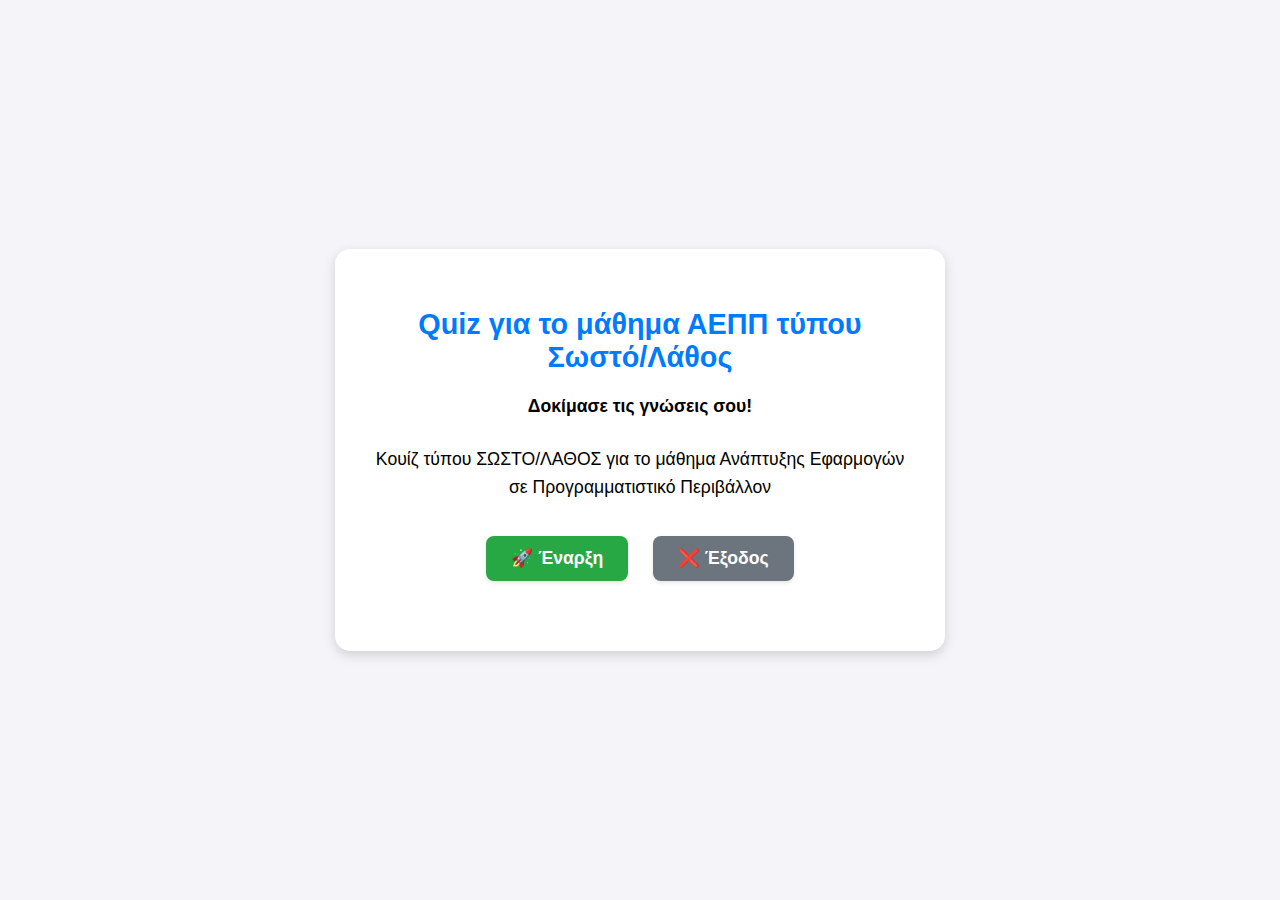
<file: index.html>
<!DOCTYPE html>
<html lang="el">
<head>
    <meta charset="UTF-8">
    <meta name="viewport" content="width=device-width, initial-scale=1.0">
    <title>Quiz Σωστό/Λάθος για το μάθημα ΑΕΠΠ</title>
    <link rel="stylesheet" href="style.css">
    <script type="application/ld+json">
        {
        "@context": "https://schema.org",
        "@type": "LearningResource",
        "name": "Quiz για το μάθμα "Ανάπτυξης Εφαρμογών σε Προγραμματιστικό Περιβάλλον": Σωστό/Λάθος",
        "description": "Δοκιμάστε τις γνώσεις σας σε ερωτήσεις τύπου Σωστό/Λάθος στο πανελλαδικώς εξεταζόμενο μάθημα της Αναπτυξης Εφαρμογών σε Προγραμματιστικό Περιβάλλον (ΑΕΠΠ).",
        "learningResourceType": "Quiz",
        "educationalLevel": "Δευτεροβάθμια/Πανελλαδικές Εξετάσεις",
        "about": {
            "@type": "Thing",
            "name": "Πληροφορική, ΑΕΠΠ, Δομές Δεδομένων, Πίνακες, Αλγόριθμοι, Προγραμματισμός"
        },
        "keywords": ["πληροφορική", "αλγόριθμοι", "προγραμματισμός", "quiz", "σωστό λάθος", "ΓΛΩΣΣΑ", "ΑΕΠΠ", "Πανελλαδικές"],
        "author": {
            "@type": "Person",
            "name": "Φάνης Γεροδήμος-ΠΕ86"
        }
        }
    </script>
</head>
<!-- Google tag (gtag.js) -->
<script async src="https://www.googletagmanager.com/gtag/js?id=G-0NWXRRP8PH"></script>
<script>
  window.dataLayer = window.dataLayer || [];
  function gtag(){dataLayer.push(arguments);}
  gtag('js', new Date());

  gtag('config', 'G-0NWXRRP8PH');
</script>
<body>
    <div id="quiz-container">
        
        <div id="splash-screen">
            <h1>Quiz για το μάθημα ΑΕΠΠ τύπου Σωστό/Λάθος</h1>
            <p><strong>Δοκίμασε τις γνώσεις σου!</strong></p>
            <p>Kουίζ τύπου ΣΩΣΤΟ/ΛΑΘΟΣ για το μάθημα Ανάπτυξης Εφαρμογών σε Προγραμματιστικό Περιβάλλον</p>
            <button id="start-btn" class="main-btn">🚀 Έναρξη</button>
            <button id="exit-btn" class="main-btn">❌ Έξοδος</button>
        </div>

        <div id="quiz-content" style="display:none;">
            <h1>❓ Ερωτήσεις τύπου Σωστό/Λάθος</h1>
            <p id="score-text">Σκορ: 0 / 0</p>
            <div id="progress-container">
                <div id="progress-bar"></div>
            </div>
            <p id="question-text">Φόρτωση ερωτήσεων... παρακαλώ περιμένετε.</p>
           
            <div id="buttons-container">
                <button id="true-btn">Σωστό</button>
                <button id="false-btn">Λάθος</button>
            </div>

            <p id="feedback-text"></p>
            <button id="next-btn" style="display: none;">Επόμενη Ερώτηση </button>
        </div>
        
        <footer id="app-footer">
            <p>Δημιουργός: Φάνης Γεροδήμος-ΠΕ86</p>
            <p>Επικοινωνία: <a href="mailto:fgerodim@gmail.com">fgerodim@gmail.com</a></p>
            <p style="font-size:0.7em; margin-top: 5px;">*Χρησιμοποιούνται ανώνυμα cookies ανάλυσης για τη μέτρηση επισκεψιμότητας.</p>
        </footer>
    </div>

    <script src="script.js"></script>
</body>
</html>
</file>
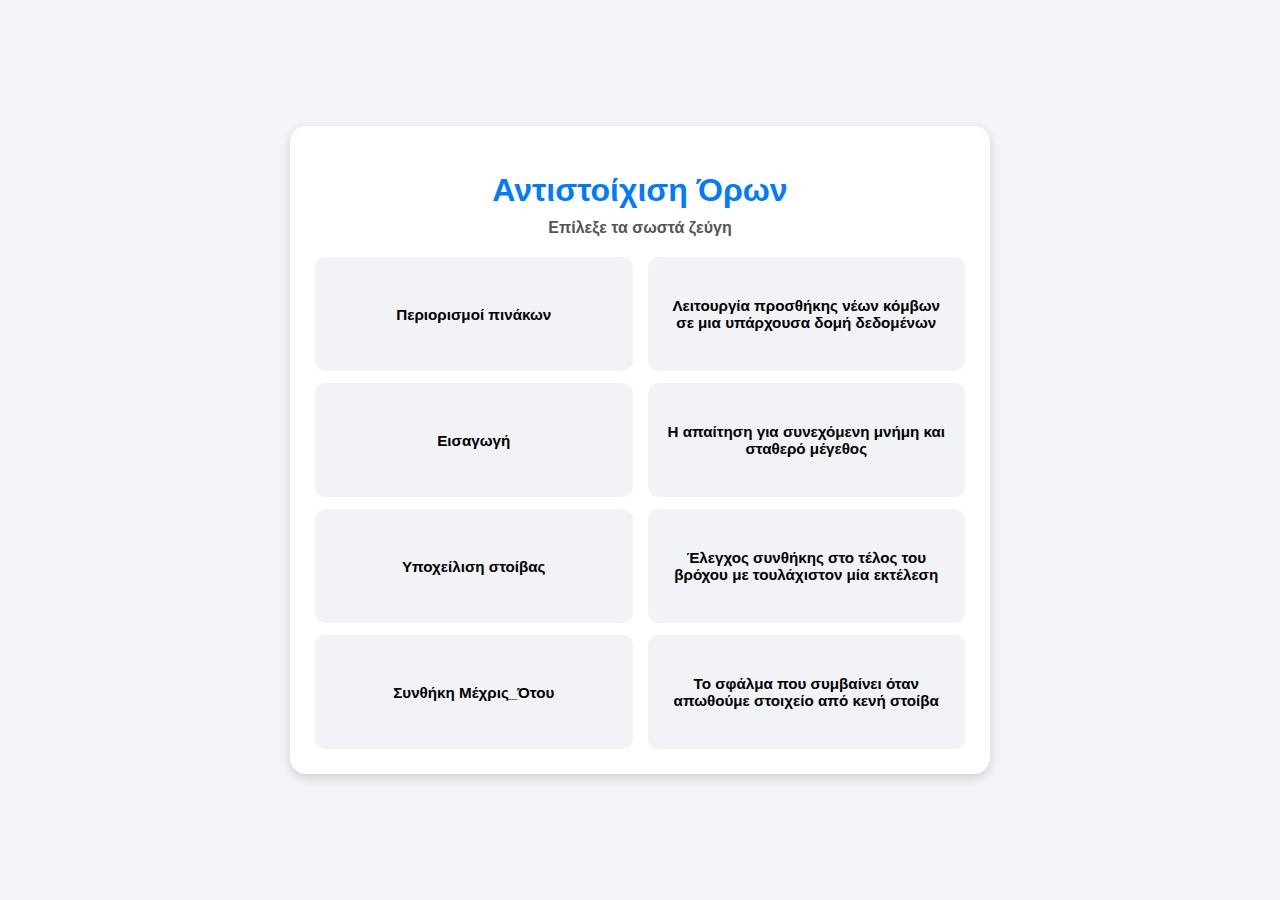
<file: app2/index.html>
<!DOCTYPE html>
<html lang="el">
<head>
<meta charset="UTF-8">
<meta name="viewport" content="width=device-width, initial-scale=1.0">
<title>Αντιστοίχιση Όρων – ΑΕΠΠ</title>
<link rel="stylesheet" href="style.css">
</head>
<body>

<div id="app">
  <h1>Αντιστοίχιση Όρων</h1>
  <div id="progress">Επίλεξε τα σωστά ζεύγη</div>

  <div class="grid" id="grid"></div>

  <div id="finish-area" style="display: none;">
    <div id="reward-message"></div>
    <div class="controls">
        <a href="../index.html" class="btn-home">🏠 Αρχική</a>
        <button id="nextBtn" >🔄 Επανέναρξη</button>
    </div>
  </div>
</div>

<script src="script.js"></script>
</body>
</html>
</file>
<file: style.css>
body {
    font-family: Arial, sans-serif;
    display: flex;
    justify-content: center;
    align-items: center;
    min-height: 100vh;
    margin: 0;
    background-color: #f4f4f9; /* Απαλό φόντο */
}

#quiz-container {
    background-color: #fff;
    padding: 30px;
    border-radius: 15px;
    box-shadow: 0 4px 12px rgba(0, 0, 0, 0.15); /* Πιο έντονη σκιά */
    text-align: center;
    width: 90%;
    max-width: 550px; /* Λίγο πιο φαρδύ container */
}

h1 {
    color: #007bff;
    margin-bottom: 25px;
    font-size: 1.8em;
}

/* Μεγαλύτερη γραμματοσειρά ερώτησης */
#question-text {
    font-size: 1.5em; 
    margin-bottom: 30px;
    color: #333;
    min-height: 50px; 
    font-weight: 500;
}
#buttons-container {
    /* 🌟 ΝΕΟ: Ενεργοποίηση Flexbox */
    display: flex;
    /* 🌟 ΝΕΟ: Κεντράρισμα των στοιχείων οριζόντια */
    justify-content: center;
    /* 🌟 ΝΕΟ: Προσθήκη κενού μεταξύ των κουμπιών (προαιρετικό) */
    gap: 20px; 
    
    margin-top: 20px;
    margin-bottom: 20px;
}

/* Κουμπιά Απάντησης (Σωστό/Λάθος) */
#buttons-container button {
    padding: 15px 30px;
    margin: 8px;
    font-size: 1.2em; 
    border: none;
    border-radius: 8px;
    cursor: pointer;
    transition: background-color 0.3s;
    font-weight: bold;
    min-width: 150px;
    min-height: 55px;
}

#true-btn {
    background-color: #4CAF50; /* Πράσινο */
    color: white;
}

#false-btn {
    background-color: #f44336; /* Κόκκινο */
    color: white;
}

#true-btn:hover { background-color: #45a049; }
#false-btn:hover { background-color: #da342a; }

/* Feedback Απάντησης */
#feedback-text {
    margin-top: 20px;
    font-weight: bold;
    min-height: 20px;
    font-size: 1.2em; 
}

/* ➡️ ΚΟΥΜΠΙ "ΕΠΟΜΕΝΗ ΕΡΩΤΗΣΗ" (Κεντραρισμένο με Ωραίο Βέλος) */
#next-btn {
    display: inline-block; 
    
    background-color: #007bff;
    color: white;
    
    padding: 12px 30px; 
    
    margin-top: 25px;
    border: none;
    border-radius: 25px; /* Πιο στρογγυλεμένες γωνίες */
    cursor: pointer;
    font-size: 1.1em;
    font-weight: bold;
    transition: background-color 0.3s, transform 0.2s;
    
    position: relative; 
    padding-right: 50px; /* Δίνει χώρο για το εικονίδιο του βέλους */
}

#next-btn:hover {
    background-color: #0056b3;
    transform: translateY(-2px); /* Εφέ "ανύψωσης" */
}

/* ➔ ΠΡΟΣΘΗΚΗ ΤΟΥ ΒΕΛΟΥΣ */
#next-btn::after {
    content: '➔'; 
    position: absolute;
    right: 18px; 
    top: 50%;
    transform: translateY(-50%);
    font-size: 1.2em;
    line-height: 1;
}

/* Στυλ για σωστή/λανθασμένη απάντηση */
.correct {
    color: #4CAF50; /* Πράσινο για Σωστό */
}

.incorrect {
    color: #f44336; /* Κόκκινο για Λάθος */
}
/* ΝΕΟ: Στυλ για το επιλεγμένο κουμπί (ανεξάρτητα αν είναι σωστό ή λάθος) */
#buttons-container button.selected {
    /* Εδώ βάζουμε το στυλ που θέλουμε να έχει το κουμπί όταν είναι πατημένο. */
    opacity: 0.8; 
    transform: scale(0.98); /* Ελαφριά σμίκρυνση */
    box-shadow: none; /* Αφαίρεση σκιάς */
    border: 3px solid #333; /* Προσθήκη ενός περιγράμματος */
}
#app-footer {
    display: none; /* 🛑 ΝΕΟ: Κρύβει το footer στην αρχή */
    
    margin-top: 40px; 
    padding-top: 15px;
    border-top: 1px solid #ccc; 
    font-size: 0.85em;
    color: #666;
    text-align: center;
}

#app-footer p {
    margin: 5px 0;
}

#app-footer a {
    color: #007bff; 
    text-decoration: none;
    font-weight: bold;
}

#app-footer a:hover {
    text-decoration: underline; 
}
/* 📝 Στυλ για το Αναλυτικό Report */
.report-list {
    list-style: none;
    padding: 0;
    text-align: left;
    margin-top: 15px;
}

/* ⬇️ ΝΕΟ: Μικρότερη γραμματοσειρά για τα στοιχεία της λίστας (ερωτήσεις/απαντήσεις) */
.report-list li {
    padding: 12px; /* Μικρότερο padding */
    margin-bottom: 8px;
    border-radius: 8px;
    line-height: 1.3;
    box-shadow: 0 1px 3px rgba(0,0,0,0.05);
    font-size: 0.8em; /* Μείωση μεγέθους γραμμάτων */
}

.report-list li strong {
    display: inline; /* Επαναφορά σε inline */
    font-size: 1em;
    font-weight: bold;
}

/* ⬇️ ΝΕΟ: Μείωση μεγέθους για τον τίτλο 'Συνοπτικό Σκορ' (h2) */
#quiz-container h2 {
    color: #007bff;
    margin-top: 0;
    font-size: 1.4em; 
}

/* ⬇️ ΝΕΟ: Στυλ για τον τίτλο 'Αναλυτική Επισκόπηση Απαντήσεων' (h4) */
#quiz-container h4 {
    color: #555;
    margin-top: 15px;
    margin-bottom: 10px;
    font-size: 1.1em; /* Πολύ μικρό μέγεθος */
    font-weight: 600;
}

/* Στυλ για Σωστές/Λάθος γραμμές στο Report */
.report-correct {
    background-color: #e6ffe6;
    border-left: 5px solid #4CAF50;
}

.report-incorrect {
    background-color: #ffe6e6;
    border-left: 5px solid #f44336;
}

/* Υπόλοιπα στυλ (hr) */
#quiz-container hr {
    border: 0;
    height: 1px;
    background-color: #ccc;
    margin: 20px 0;
}
/* ΝΕΑ ΣΤΥΛ ΓΙΑ ΤΗΝ ΑΡΧΙΚΗ ΟΘΟΝΗ (SPLASH SCREEN) */
#splash-screen {
    padding: 10px;
    margin-bottom: 20px;
}

#splash-screen h1 {
    color: #007bff;
    margin-bottom: 15px;
    font-size: 1.8em;
}

#splash-screen p {
    margin-bottom: 25px;
    line-height: 1.6;
    font-size: 1.1em;
}

/* Κοινό στυλ για τα κουμπιά της αρχικής σελίδας */
.main-btn {
    padding: 12px 25px;
    font-size: 1.1em;
    margin: 10px;
    border: none;
    border-radius: 8px;
    cursor: pointer;
    transition: background-color 0.3s, transform 0.1s;
    font-weight: bold;
    box-shadow: 0 2px 4px rgba(0,0,0,0.1);
}

#start-btn {
    background-color: #28a745; /* Πράσινο */
    color: white;
}

#start-btn:hover {
    background-color: #218838;
    transform: translateY(-2px);
}

#exit-btn {
    background-color: #6c757d; /* Γκρι */
    color: white;
}

#exit-btn:hover {
    background-color: #5a6268;
    transform: translateY(-2px);
}
#progress-container {
    width: 100%;
    background-color: #e0e0e0;
    border-radius: 10px;
    margin-bottom: 20px; /* Κενό κάτω από τη μπάρα */
    height: 12px;
    overflow: hidden; /* Κρύβει το overflow της μπάρας */
}

#progress-bar {
    height: 100%;
    width: 0%; /* Ξεκινάει από το 0% */
    background-color: #007bff; /* Μπλε χρώμα */
    border-radius: 10px;
    transition: width 0.5s ease-in-out; /* Ομαλή μετάβαση κατά την ενημέρωση */
}
/* Flash effect για σωστό / λάθος (θα εφαρμοστεί στο #quiz-container) */
#quiz-container.flash-correct {
    animation: flash-correct 300ms ease-in-out;
}
#quiz-container.flash-incorrect {
    animation: flash-incorrect 300ms ease-in-out;
}

/* Ορίζουμε τα keyframes ώστε να μην αλλοιώνεται μόνιμα το background */
@keyframes flash-correct {
    0%   { box-shadow: 0 0 0 rgba(0,0,0,0); transform: scale(1); }
    10%  { background-color: #e6ffea; transform: scale(1.01); }
    100% { background-color: #fff; transform: scale(1); }
}

@keyframes flash-incorrect {
    0%   { box-shadow: 0 0 0 rgba(0,0,0,0); transform: scale(1); }
    10%  { background-color: #ffe6e6; transform: scale(1.01); }
    100% { background-color: #fff; transform: scale(1); }
}
</file>
<file: app2/style.css>
body{
  margin:0;
  font-family: Arial, sans-serif;
  background:#f4f4f9;
  display:flex;
  justify-content:center;
  align-items:center;
  min-height:100vh;
}

#app{
  background:#fff;
  width:95%;
  max-width:650px;
  padding:25px;
  border-radius:16px;
  box-shadow:0 4px 12px rgba(0,0,0,.15);
  text-align:center;
}

h1{ 
  color:#007bff; 
  margin-bottom:5px; 
}

#progress{ 
  margin:10px 0 20px; 
  font-weight:bold; 
  color:#555; 
}

.grid{
  display:grid;
  grid-template-columns: 1fr 1fr;
  gap: 15px;
  align-items: stretch; 
}

.column {
  display: flex;
  flex-direction: column;
  gap: 12px;
}

.card{
  padding: 15px;
  border-radius:10px;
  background:#f1f3f6;
  cursor:pointer;
  user-select:none;
  font-weight:bold;
  transition:.2s;
  border:2px solid transparent;
  display: flex;
  align-items: center;
  justify-content: center;
  min-height: 80px; 
  word-wrap: break-word;
  font-size: 0.95em;
}

.card:hover{ background:#e7ecf5; }
.card.selected{ border-color:#007bff; background:#eaf2ff; }
.card.correct{ background:#d4edda; color:#155724; border-color:#c3e6cb; }
.card.wrong{ background:#f8d7da; color:#721c24; border-color:#f5c6cb; }
.card.disabled{ opacity:0.6; pointer-events:none; }

#reward-message {
  font-size: 1.2em;
  color: #d4af37;
  margin: 20px 0;
  font-weight: bold;
}

.controls {
  display: flex;
  justify-content: center;
  gap: 10px;
}

/* ===== Κουμπιά ίδια μορφή με πρώτο quiz & μεγαλύτερα ===== */
#nextBtn, .btn-home {
  padding: 14px 24px;       /* μεγαλύτερο padding */
  border-radius: 10px;      /* πιο στρογγυλεμένες γωνίες */
  font-weight: bold;
  cursor: pointer;
  text-decoration: none;
  font-size: 16px;          /* μεγαλύτερο κείμενο */
  display: inline-flex;
  align-items: center;
  justify-content: center;
  gap: 6px;                 /* χώρος για emoji */
  border: none;
  transition: background 0.2s, opacity 0.2s;
}

#nextBtn {
  background: #28a745;  /* πράσινο όπως Επανέναρξη */
  color: #fff;
}

#nextBtn:hover { opacity: 0.85; }

.btn-home {
  background: #17a2b8; /* μπλε όπως Επιστροφή */
  color: #fff;
}

.btn-home:hover { opacity: 0.85; }
</file>
